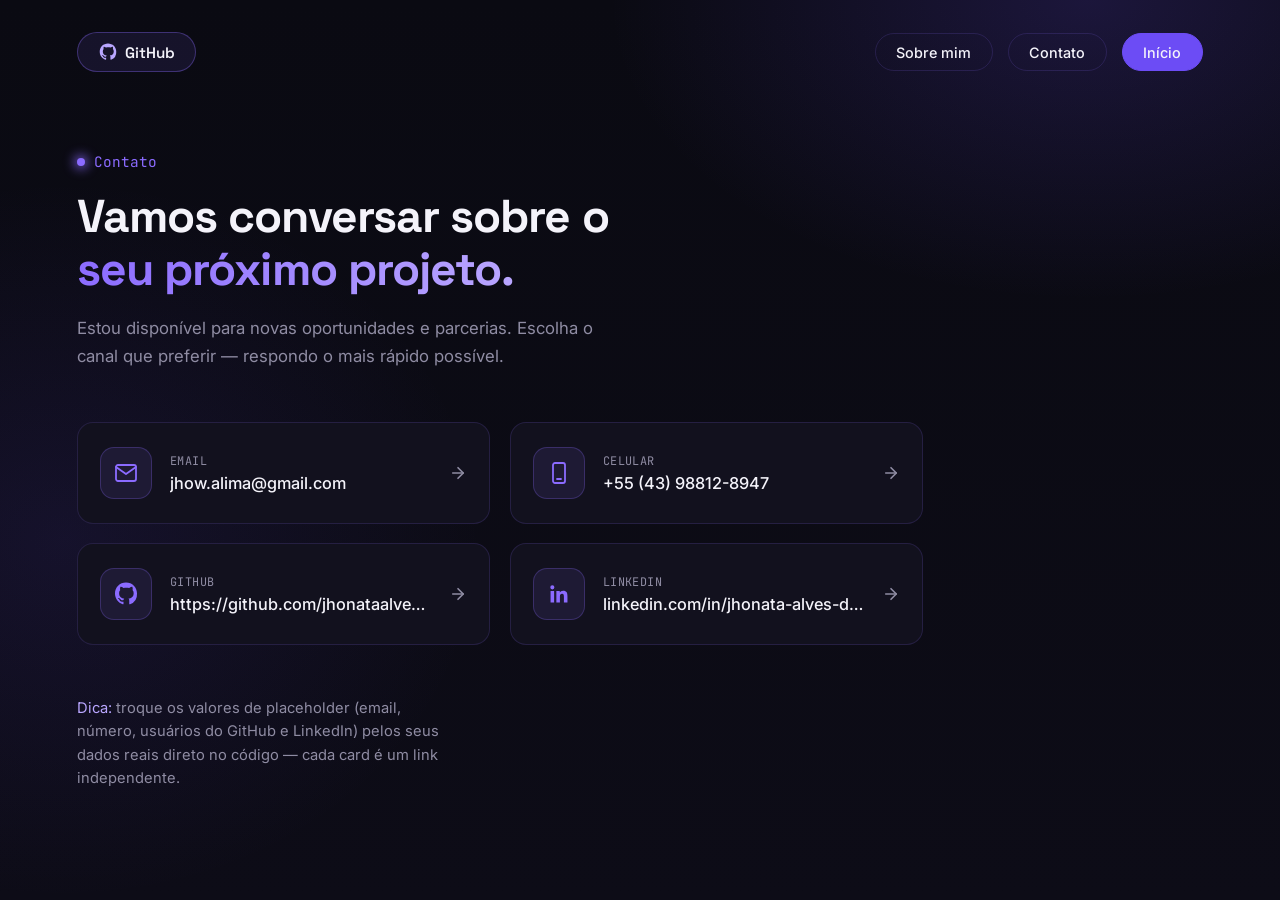
<file: contato.html>
<!DOCTYPE html>
<html lang="pt-BR">
<head>
<meta charset="UTF-8">
<meta name="viewport" content="width=device-width, initial-scale=1.0">
<title>Contato</title>
<link rel="preconnect" href="https://fonts.googleapis.com">
<link href="https://fonts.googleapis.com/css2?family=Space+Grotesk:wght@400;500;600;700&family=JetBrains+Mono:wght@400;500&family=Inter:wght@400;500;600&display=swap" rel="stylesheet">
<link rel="stylesheet" href="contato.css">
</head>
<body>

<div class="page">

  <nav>
    <a class="logo" href="https://github.com/" target="_blank" rel="noopener">
      <svg width="18" height="18" viewBox="0 0 24 24" fill="currentColor">
        <path d="M12 .5C5.73.5.98 5.24.98 11.52c0 5.02 3.26 9.27 7.77 10.77.57.1.78-.25.78-.55 0-.27-.01-1.16-.02-2.1-3.16.69-3.83-1.34-3.83-1.34-.52-1.31-1.26-1.66-1.26-1.66-1.03-.7.08-.69.08-.69 1.14.08 1.74 1.17 1.74 1.17 1.01 1.73 2.65 1.23 3.3.94.1-.73.4-1.23.72-1.51-2.52-.29-5.17-1.26-5.17-5.6 0-1.24.44-2.25 1.17-3.05-.12-.29-.51-1.45.11-3.02 0 0 .96-.31 3.15 1.16.91-.25 1.89-.38 2.86-.38.97 0 1.95.13 2.86.38 2.18-1.47 3.14-1.16 3.14-1.16.63 1.57.23 2.73.12 3.02.73.8 1.17 1.81 1.17 3.05 0 4.35-2.65 5.31-5.18 5.59.41.35.77 1.04.77 2.1 0 1.52-.01 2.74-.01 3.11 0 .3.2.66.79.55A11.03 11.03 0 0023.02 11.5C23.02 5.24 18.27.5 12 .5z"/>
      </svg>
      GitHub
    </a>

    <div class="nav-right">
      <a class="nav-btn ghost" href="hero.html#sobre">Sobre mim</a>
      <a class="nav-btn ghost" href="contato.html">Contato</a>
      <a class="nav-btn solid" href="hero.html">Início</a>
    </div>
  </nav>

  <header class="page-head">
    <div class="eyebrow">Contato</div>
    <h1>Vamos conversar sobre o <span class="accent">seu próximo projeto.</span></h1>
    <p class="page-desc">
      Estou disponível para novas oportunidades e parcerias. Escolha o
      canal que preferir — respondo o mais rápido possível.
    </p>
  </header>

  <div class="grid">

    <!-- Email -->
    <a class="contact-card" href="mailto:seuemail@exemplo.com">
      <div class="contact-icon">
        <svg viewBox="0 0 24 24" fill="none" stroke="currentColor" stroke-width="1.8" stroke-linecap="round" stroke-linejoin="round">
          <rect x="2" y="4" width="20" height="16" rx="2"></rect>
          <path d="M2 6l10 7 10-7"></path>
        </svg>
      </div>
      <div class="contact-info">
        <span class="contact-label">Email</span>
        <span class="contact-value">jhow.alima@gmail.com</span>
      </div>
      <svg class="contact-arrow" width="18" height="18" viewBox="0 0 24 24" fill="none" stroke="currentColor" stroke-width="2.2" stroke-linecap="round" stroke-linejoin="round">
        <line x1="5" y1="12" x2="19" y2="12"></line>
        <polyline points="12 5 19 12 12 19"></polyline>
      </svg>
    </a>

    <!-- Celular / WhatsApp -->
    <a class="contact-card" href="https://wa.me/5500000000000" target="_blank" rel="noopener">
      <div class="contact-icon">
        <svg viewBox="0 0 24 24" fill="none" stroke="currentColor" stroke-width="1.8" stroke-linecap="round" stroke-linejoin="round">
          <rect x="6" y="2" width="12" height="20" rx="2"></rect>
          <line x1="10" y1="18" x2="14" y2="18"></line>
        </svg>
      </div>
      <div class="contact-info">
        <span class="contact-label">Celular</span>
        <span class="contact-value">+55 (43) 98812-8947</span>
      </div>
      <svg class="contact-arrow" width="18" height="18" viewBox="0 0 24 24" fill="none" stroke="currentColor" stroke-width="2.2" stroke-linecap="round" stroke-linejoin="round">
        <line x1="5" y1="12" x2="19" y2="12"></line>
        <polyline points="12 5 19 12 12 19"></polyline>
      </svg>
    </a>

    <!-- GitHub -->
    <a class="contact-card" href="https://github.com/seu-usuario" target="_blank" rel="noopener">
      <div class="contact-icon">
        <svg viewBox="0 0 24 24" fill="currentColor">
          <path d="M12 .5C5.73.5.98 5.24.98 11.52c0 5.02 3.26 9.27 7.77 10.77.57.1.78-.25.78-.55 0-.27-.01-1.16-.02-2.1-3.16.69-3.83-1.34-3.83-1.34-.52-1.31-1.26-1.66-1.26-1.66-1.03-.7.08-.69.08-.69 1.14.08 1.74 1.17 1.74 1.17 1.01 1.73 2.65 1.23 3.3.94.1-.73.4-1.23.72-1.51-2.52-.29-5.17-1.26-5.17-5.6 0-1.24.44-2.25 1.17-3.05-.12-.29-.51-1.45.11-3.02 0 0 .96-.31 3.15 1.16.91-.25 1.89-.38 2.86-.38.97 0 1.95.13 2.86.38 2.18-1.47 3.14-1.16 3.14-1.16.63 1.57.23 2.73.12 3.02.73.8 1.17 1.81 1.17 3.05 0 4.35-2.65 5.31-5.18 5.59.41.35.77 1.04.77 2.1 0 1.52-.01 2.74-.01 3.11 0 .3.2.66.79.55A11.03 11.03 0 0023.02 11.5C23.02 5.24 18.27.5 12 .5z"/>
        </svg>
      </div>
      <div class="contact-info">
        <span class="contact-label">GitHub</span>
        <span class="contact-value">https://github.com/jhonataalveslima-star</span>
      </div>
      <svg class="contact-arrow" width="18" height="18" viewBox="0 0 24 24" fill="none" stroke="currentColor" stroke-width="2.2" stroke-linecap="round" stroke-linejoin="round">
        <line x1="5" y1="12" x2="19" y2="12"></line>
        <polyline points="12 5 19 12 12 19"></polyline>
      </svg>
    </a>

    <!-- LinkedIn -->
    <a class="contact-card" href="https://www.linkedin.com/in/jhonata-alves-de-lima-3a5605305/" target="_blank" rel="noopener">
      <div class="contact-icon">
        <svg viewBox="0 0 24 24" fill="currentColor">
          <path d="M20.45 20.45h-3.55v-5.57c0-1.33-.02-3.04-1.85-3.04-1.85 0-2.14 1.45-2.14 2.94v5.67H9.36V9h3.41v1.56h.05c.47-.9 1.63-1.85 3.36-1.85 3.6 0 4.27 2.37 4.27 5.45v6.29zM5.34 7.43a2.06 2.06 0 110-4.12 2.06 2.06 0 010 4.12zM7.11 20.45H3.56V9h3.55v11.45z"/>
        </svg>
      </div>
      <div class="contact-info">
        <span class="contact-label">LinkedIn</span>
        <span class="contact-value">linkedin.com/in/jhonata-alves-de-lima</span>
      </div>
      <svg class="contact-arrow" width="18" height="18" viewBox="0 0 24 24" fill="none" stroke="currentColor" stroke-width="2.2" stroke-linecap="round" stroke-linejoin="round">
        <line x1="5" y1="12" x2="19" y2="12"></line>
        <polyline points="12 5 19 12 12 19"></polyline>
      </svg>
    </a>

  </div>

  <p class="foot-note">
    <span>Dica:</span> troque os valores de placeholder (email, número, usuários
    do GitHub e LinkedIn) pelos seus dados reais direto no código — cada card
    é um link independente.
  </p>

</div>

<script src="contato.js"></script>

</body>
</html>
</file>
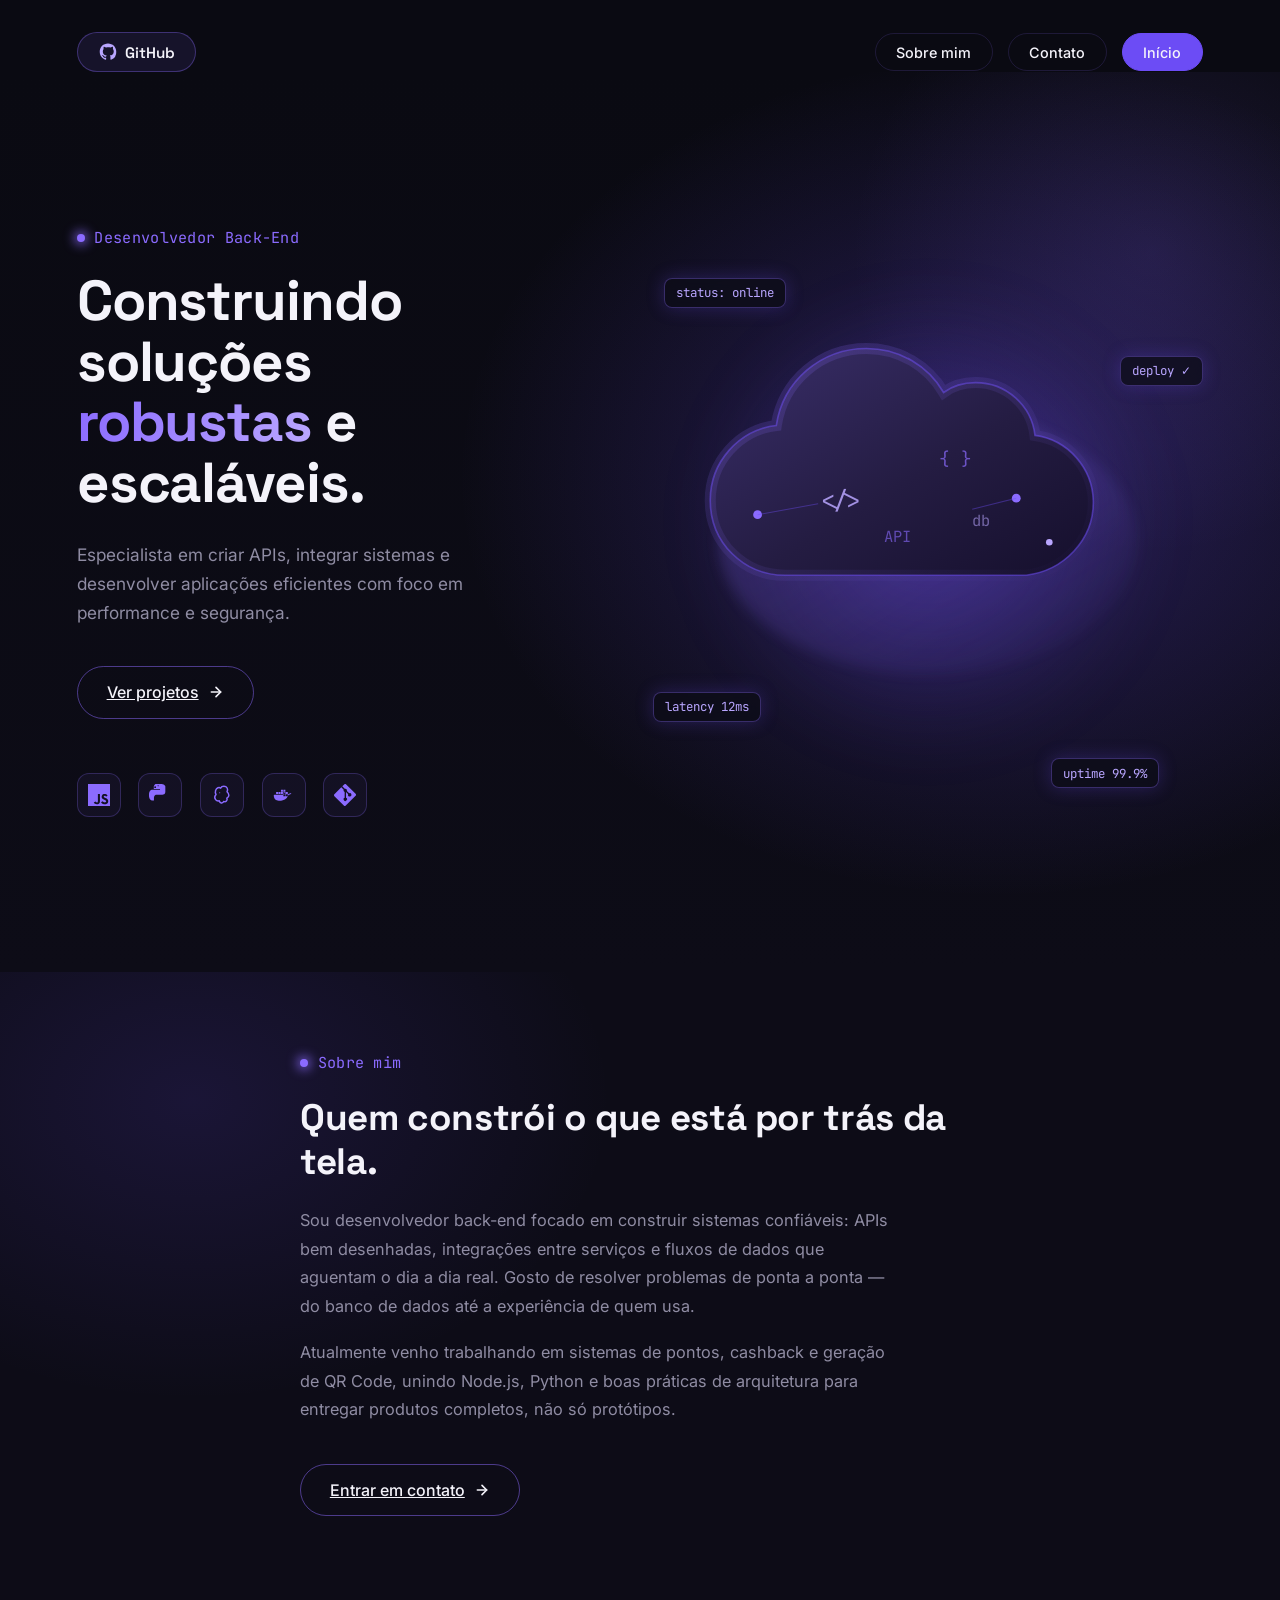
<file: hero.html>
<!DOCTYPE html>
<html lang="pt-BR">
<head>
<meta charset="UTF-8">
<meta name="viewport" content="width=device-width, initial-scale=1.0">
<title>Desenvolvedor Back-End</title>
<link rel="preconnect" href="https://fonts.googleapis.com">
<link href="https://fonts.googleapis.com/css2?family=Space+Grotesk:wght@400;500;600;700&family=JetBrains+Mono:wght@400;500&family=Inter:wght@400;500&display=swap" rel="stylesheet">
<link rel="stylesheet" href="hero.css">
</head>
<body>

<nav>
  <a class="logo" href="https://github.com/" target="_blank" rel="noopener">
    <svg width="18" height="18" viewBox="0 0 24 24" fill="currentColor">
      <path d="M12 .5C5.73.5.98 5.24.98 11.52c0 5.02 3.26 9.27 7.77 10.77.57.1.78-.25.78-.55 0-.27-.01-1.16-.02-2.1-3.16.69-3.83-1.34-3.83-1.34-.52-1.31-1.26-1.66-1.26-1.66-1.03-.7.08-.69.08-.69 1.14.08 1.74 1.17 1.74 1.17 1.01 1.73 2.65 1.23 3.3.94.1-.73.4-1.23.72-1.51-2.52-.29-5.17-1.26-5.17-5.6 0-1.24.44-2.25 1.17-3.05-.12-.29-.51-1.45.11-3.02 0 0 .96-.31 3.15 1.16.91-.25 1.89-.38 2.86-.38.97 0 1.95.13 2.86.38 2.18-1.47 3.14-1.16 3.14-1.16.63 1.57.23 2.73.12 3.02.73.8 1.17 1.81 1.17 3.05 0 4.35-2.65 5.31-5.18 5.59.41.35.77 1.04.77 2.1 0 1.52-.01 2.74-.01 3.11 0 .3.2.66.79.55A11.03 11.03 0 0023.02 11.5C23.02 5.24 18.27.5 12 .5z"/>
    </svg>
    GitHub
  </a>

  <div class="nav-right">
    <a class="nav-btn ghost" href="#sobre">Sobre mim</a>
    <a class="nav-btn ghost" href="contato.html">Contato</a>
    <a class="nav-btn solid" href="hero.html">Início</a>
  </div>
</nav>

<section class="hero">

  <div class="content">
    <div class="eyebrow">Desenvolvedor Back-End</div>

    <h1>Construindo soluções<br><span class="accent">robustas</span> e escaláveis.</h1>

    <p class="desc">
      Especialista em criar APIs, integrar sistemas e desenvolver aplicações
      eficientes com foco em performance e segurança.
    </p>

    <a class="cta" href="projetos.html">
      Ver projetos
      <svg width="16" height="16" viewBox="0 0 24 24" fill="none" stroke="currentColor" stroke-width="2.4" stroke-linecap="round" stroke-linejoin="round">
        <line x1="5" y1="12" x2="19" y2="12"></line>
        <polyline points="12 5 19 12 12 19"></polyline>
      </svg>
    </a>

    <div class="stack">
      <!-- JS -->
      <div class="stack-icon" title="JavaScript">
        <svg viewBox="0 0 24 24" fill="currentColor"><path d="M0 0h24v24H0V0zm22.034 18.276c-.175-1.095-.888-2.015-3.003-2.873-.736-.345-1.554-.585-1.797-1.14-.091-.33-.105-.51-.046-.705.15-.646.915-.84 1.515-.66.39.12.75.42.976.9 1.034-.676 1.034-.676 1.755-1.125-.27-.42-.404-.601-.586-.78-.63-.705-1.469-1.065-2.834-1.034l-.705.089c-.676.165-1.32.525-1.71 1.005-1.14 1.291-.811 3.541.569 4.471 1.365 1.02 3.361 1.244 3.616 2.205.24 1.17-.87 1.545-1.966 1.41-.811-.148-1.26-.55-1.755-1.259l-1.83 1.051c.21.48.45.689.81 1.109 1.74 1.756 6.09 1.666 6.871-1.004.03-.09.24-.705.074-1.65l.03.03zm-8.983-7.245h-2.248c0 1.938-.009 3.864-.009 5.805 0 1.232.063 2.363-.138 2.711-.33.689-1.18.601-1.566.48-.396-.196-.597-.466-.83-.855-.063-.105-.11-.196-.127-.196l-1.825 1.125c.305.63.75 1.184 1.318 1.544.85.51 1.995.675 3.196.405.78-.226 1.454-.691 1.809-1.41.51-.9.402-2.005.397-3.245.012-1.995 0-3.99 0-6z"/></svg>
      </div>
      <!-- Python -->
      <div class="stack-icon" title="Python">
        <svg viewBox="0 0 24 24" fill="currentColor"><path d="M14.25.18l.9.2.73.26.59.3.45.32.34.34.25.34.16.33.1.3.04.26.02.2-.01.13V8.5l-.05.63-.13.55-.21.46-.26.38-.3.31-.33.25-.35.19-.35.14-.33.1-.3.07-.26.04-.21.02H8.77l-.69.05-.59.14-.5.22-.41.27-.33.32-.27.35-.2.36-.15.37-.1.35-.07.32-.04.27-.02.21v3.06H3.17l-.21-.03-.28-.07-.32-.12-.35-.18-.36-.26-.36-.36-.35-.46-.32-.59-.28-.73-.21-.88-.14-1.05-.05-1.23.06-1.22.16-1.04.24-.87.32-.71.36-.57.4-.44.42-.33.42-.24.4-.16.36-.1.32-.05.24-.01h.16l.06.01h8.16v-.82H5.24l-.01-2.06-.02-.28.05-.5.13-.5.21-.48.27-.44.31-.39.36-.35.4-.31.42-.27.43-.23.4-.2.36-.15.32-.12.27-.09.21-.06.14-.04.09-.01.13-.03h6.94zM9.51 1.4l-.03.05-.02.06-.02.06v.01l-.02.06v.04l-.01.05v.13l.02.06.03.06.02.07.03.07.05.07.05.07.06.06.05.05.06.05.06.03.05.03.06.02.06.01h.05l.06-.01.06-.02.05-.03.06-.03.06-.05.05-.05.06-.06.05-.07.05-.07.03-.07.02-.06.01-.06v-.13l-.01-.05v-.04l-.02-.06v-.01l-.02-.06-.03-.05-.72-.05zM6.7 2.5a.98.98 0 100 1.96.98.98 0 000-1.96z"/></svg>
      </div>
      <!-- PostgreSQL (elephant) -->
      <div class="stack-icon" title="PostgreSQL">
        <svg viewBox="0 0 24 24" fill="none" stroke="currentColor" stroke-width="1.6" stroke-linecap="round" stroke-linejoin="round"><path d="M17.5 8.5c1.5-3 0-6-3.5-6-2 0-3 1-3.5 2C9 3 6 4 5 7c-.7 2 0 3.5.5 4.5C4 13 3.5 15 5 17c1 1.3 2.7 1.7 4 1.3.3 1 1 2.2 2.2 2.4 1.3.2 2.3-.5 2.6-1.7.9.4 2.2.4 3-.4 1-1 .9-2.3.4-3.1 1.3-.5 2.3-1.7 2.3-3.2 0-1.7-1-2.8-2-3.8z"/><circle cx="9.5" cy="9.5" r=".6" fill="currentColor" stroke="none"/></svg>
      </div>
      <!-- Docker -->
      <div class="stack-icon" title="Docker">
        <svg viewBox="0 0 24 24" fill="currentColor"><path d="M13.98 11.06h2.19v-2.2h-2.19v2.2zm-2.65-4.85h2.19v2.2h-2.19v-2.2zm0 2.42h2.19v2.2h-2.19v-2.2zm-2.66 0h2.2v2.2h-2.2v-2.2zm-2.65 0h2.2v2.2h-2.2v-2.2zm-2.65 0h2.19v2.2H3.37v-2.2zm5.3-2.42h2.2v2.2h-2.2v-2.2zm2.66 4.85h2.19v2.2h-2.19v-2.2zm2.65 0h2.19v2.2h-2.19v-2.2zm2.72-.02c-.13-.1-1.31-.99-3.81-.64-.19-1.3-1.2-1.94-1.24-1.97l-.25-.14-.16.24c-.21.31-.36.66-.44 1.02-.16.68-.06 1.32.29 1.87-.43.24-1.13.3-1.28.3H1.36a.53.53 0 00-.53.53c-.02 1 .16 2.01.55 2.94.44 1.03 1.1 1.79 1.94 2.24.94.5 2.48.79 4.22.79.77 0 1.55-.06 2.32-.19a9.8 9.8 0 003.05-1.08 8.42 8.42 0 002.07-1.7c1-1.13 1.59-2.4 2.02-3.53h.18c1.08 0 1.75-.44 2.11-.8.24-.24.43-.53.57-.87l.08-.2-.19-.14z"/></svg>
      </div>
      <!-- Git -->
      <div class="stack-icon" title="Git">
        <svg viewBox="0 0 24 24" fill="currentColor"><path d="M23.55 10.7L13.3.44a1.53 1.53 0 00-2.16 0L9.06 2.53l2.66 2.66a1.82 1.82 0 012.3 2.32l2.56 2.56a1.82 1.82 0 11-1.08 1.05l-2.39-2.4v6.3a1.82 1.82 0 11-1.5-.02V8.61a1.82 1.82 0 01-.99-2.39L7.98 3.6.44 11.14a1.53 1.53 0 000 2.16l10.25 10.26a1.53 1.53 0 002.16 0l10.7-10.7a1.53 1.53 0 000-2.16z"/></svg>
      </div>
    </div>
  </div>

  <div class="scene">
    <div class="cloud-wrap">
      <div class="glow-ring"></div>

      <svg class="cloud-svg" viewBox="0 0 500 500" xmlns="http://www.w3.org/2000/svg">
        <defs>
          <linearGradient id="cloudBody" x1="0%" y1="0%" x2="100%" y2="100%">
            <stop offset="0%" stop-color="#3a2f6b"/>
            <stop offset="55%" stop-color="#241c42"/>
            <stop offset="100%" stop-color="#150f2c"/>
          </linearGradient>
          <linearGradient id="cloudHighlight" x1="0%" y1="0%" x2="100%" y2="100%">
            <stop offset="0%" stop-color="#8b6bff" stop-opacity="0.55"/>
            <stop offset="100%" stop-color="#8b6bff" stop-opacity="0"/>
          </linearGradient>
          <filter id="softBlur" x="-50%" y="-50%" width="200%" height="200%">
            <feGaussianBlur stdDeviation="6"/>
          </filter>
        </defs>

        <!-- ambient backdrop puffs -->
        <ellipse cx="250" cy="270" rx="190" ry="120" fill="url(#cloudHighlight)" filter="url(#softBlur)" opacity="0.5"/>

        <!-- main cloud shape -->
        <g>
          <path d="M120 300
                   c-38 0-68-30-68-68
                   c0-35 26-64 60-68
                   c6-40 40-70 82-70
                   c30 0 56 16 70 40
                   c8-6 18-9 29-9
                   c28 0 51 21 54 48
                   c30 4 53 30 53 61
                   c0 34-27 62-61 66
                   z"
                fill="url(#cloudBody)"
                stroke="#6c4cf5" stroke-opacity="0.5" stroke-width="1.5"/>

          <path d="M120 300
                   c-38 0-68-30-68-68
                   c0-35 26-64 60-68
                   c6-40 40-70 82-70
                   c30 0 56 16 70 40
                   c8-6 18-9 29-9
                   c28 0 51 21 54 48
                   c30 4 53 30 53 61
                   c0 34-27 62-61 66
                   z"
                fill="none"
                stroke="url(#cloudHighlight)" stroke-width="10" opacity="0.4"/>
        </g>

        <!-- code glyphs drifting inside the cloud -->
        <text x="150" y="240" font-family="JetBrains Mono, monospace" font-size="22" fill="#b9a6ff" opacity="0.85">&lt;/&gt;</text>
        <text x="260" y="200" font-family="JetBrains Mono, monospace" font-size="16" fill="#8b6bff" opacity="0.7">{ }</text>
        <text x="210" y="270" font-family="JetBrains Mono, monospace" font-size="14" fill="#8b6bff" opacity="0.6">API</text>
        <text x="290" y="255" font-family="JetBrains Mono, monospace" font-size="14" fill="#b9a6ff" opacity="0.55">db</text>

        <!-- small connector dots suggesting network nodes -->
        <circle cx="95" cy="245" r="4" fill="#8b6bff"/>
        <circle cx="330" cy="230" r="4" fill="#8b6bff"/>
        <circle cx="360" cy="270" r="3" fill="#b9a6ff"/>
        <line x1="95" y1="245" x2="150" y2="235" stroke="#6c4cf5" stroke-width="1" opacity="0.4"/>
        <line x1="330" y1="230" x2="290" y2="240" stroke="#6c4cf5" stroke-width="1" opacity="0.4"/>
      </svg>

      <div class="node node-1">status: online</div>
      <div class="node node-2">deploy ✓</div>
      <div class="node node-3">latency 12ms</div>
      <div class="node node-4">uptime 99.9%</div>

      <div class="drop"></div>
      <div class="drop"></div>
      <div class="drop"></div>
    </div>
  </div>

</section>

<section class="about" id="sobre">
  <div class="about-inner">
    <div class="eyebrow">Sobre mim</div>
    <h2>Quem constrói o que está <span class="accent">por trás da tela.</span></h2>
    <p class="about-text">
      Sou desenvolvedor back-end focado em construir sistemas confiáveis:
      APIs bem desenhadas, integrações entre serviços e fluxos de dados que
      aguentam o dia a dia real. Gosto de resolver problemas de ponta a
      ponta — do banco de dados até a experiência de quem usa.
    </p>
    <p class="about-text">
      Atualmente venho trabalhando em sistemas de pontos, cashback e
      geração de QR Code, unindo Node.js, Python e boas práticas de
      arquitetura para entregar produtos completos, não só protótipos.
    </p>
    <a class="cta" href="contato.html">
      Entrar em contato
      <svg width="16" height="16" viewBox="0 0 24 24" fill="none" stroke="currentColor" stroke-width="2.4" stroke-linecap="round" stroke-linejoin="round">
        <line x1="5" y1="12" x2="19" y2="12"></line>
        <polyline points="12 5 19 12 12 19"></polyline>
      </svg>
    </a>
  </div>
</section>

</body>
</html>
</file>
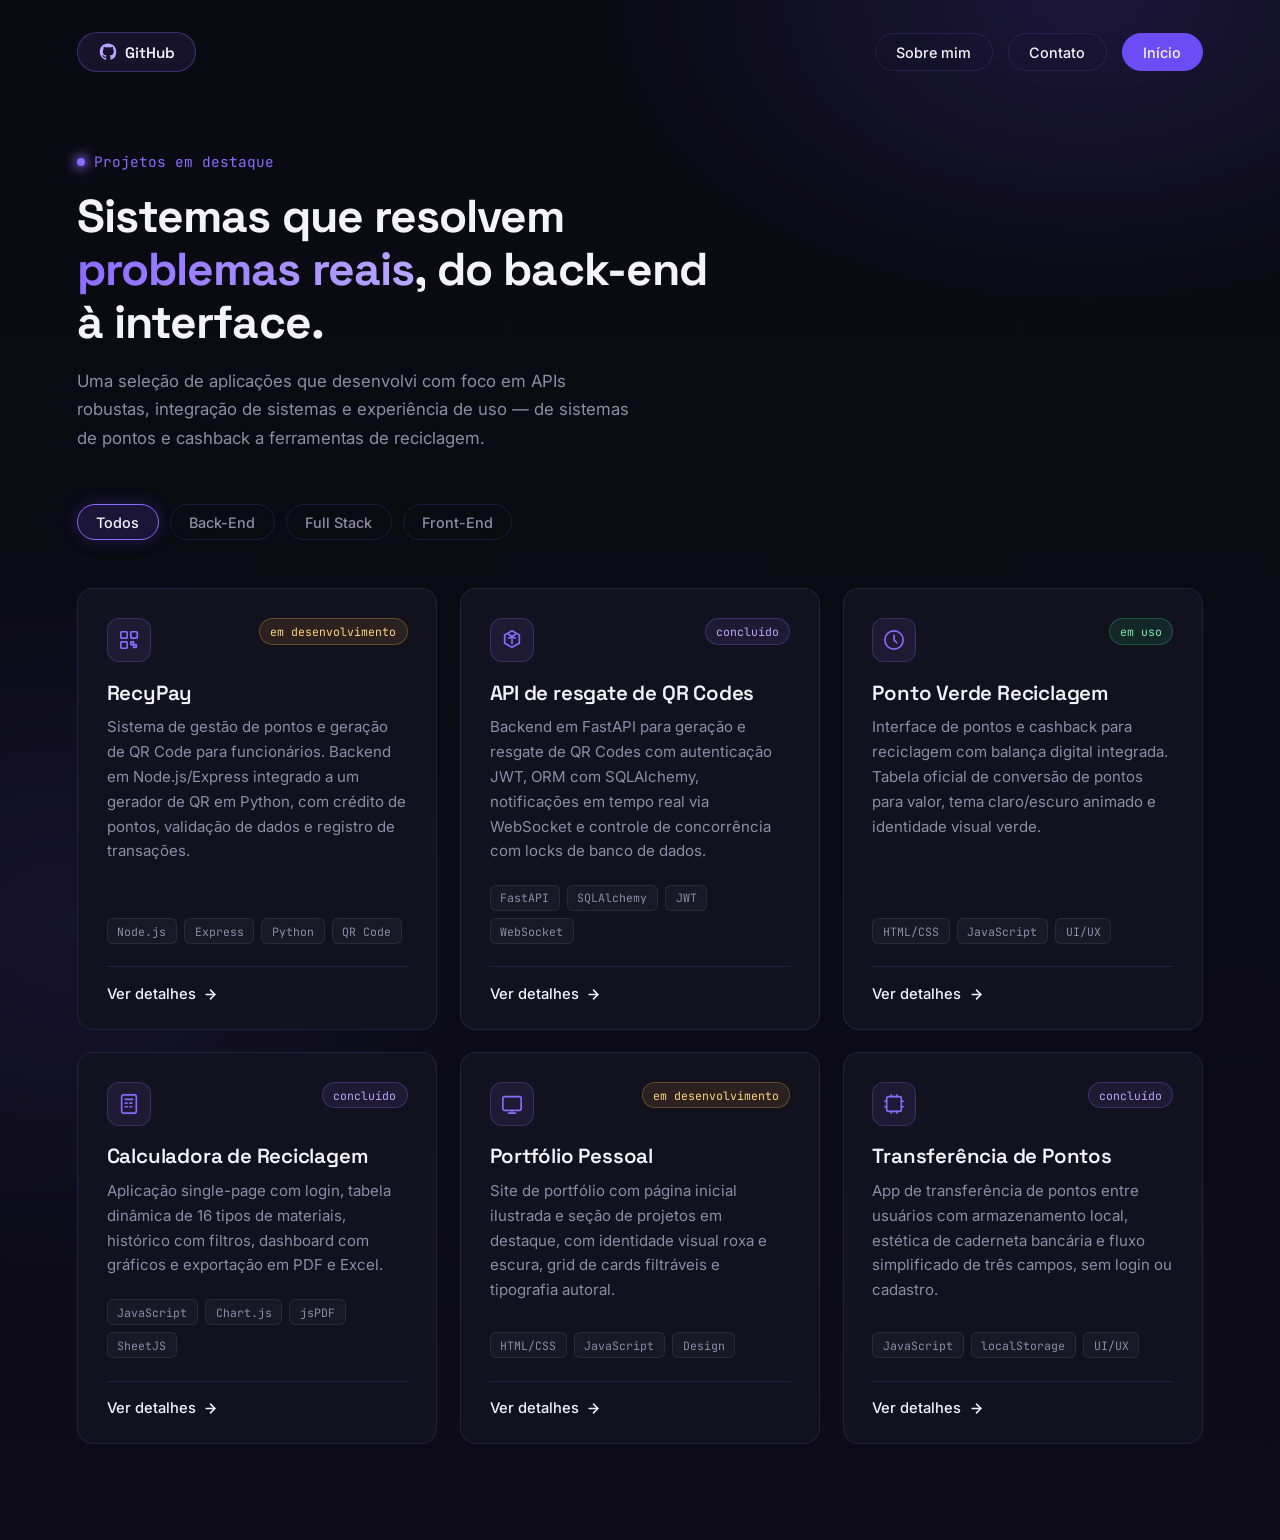
<file: projetos.html>
<!DOCTYPE html>
<html lang="pt-BR">
<head>
<meta charset="UTF-8">
<meta name="viewport" content="width=device-width, initial-scale=1.0">
<title>Projetos</title>
<link rel="preconnect" href="https://fonts.googleapis.com">
<link href="https://fonts.googleapis.com/css2?family=Space+Grotesk:wght@400;500;600;700&family=JetBrains+Mono:wght@400;500&family=Inter:wght@400;500;600&display=swap" rel="stylesheet">
<link rel="stylesheet" href="projetos.css">
</head>
<body>

<div class="page">

  <nav>
    <a class="logo" href="https://github.com/" target="_blank" rel="noopener">
      <svg width="18" height="18" viewBox="0 0 24 24" fill="currentColor">
        <path d="M12 .5C5.73.5.98 5.24.98 11.52c0 5.02 3.26 9.27 7.77 10.77.57.1.78-.25.78-.55 0-.27-.01-1.16-.02-2.1-3.16.69-3.83-1.34-3.83-1.34-.52-1.31-1.26-1.66-1.26-1.66-1.03-.7.08-.69.08-.69 1.14.08 1.74 1.17 1.74 1.17 1.01 1.73 2.65 1.23 3.3.94.1-.73.4-1.23.72-1.51-2.52-.29-5.17-1.26-5.17-5.6 0-1.24.44-2.25 1.17-3.05-.12-.29-.51-1.45.11-3.02 0 0 .96-.31 3.15 1.16.91-.25 1.89-.38 2.86-.38.97 0 1.95.13 2.86.38 2.18-1.47 3.14-1.16 3.14-1.16.63 1.57.23 2.73.12 3.02.73.8 1.17 1.81 1.17 3.05 0 4.35-2.65 5.31-5.18 5.59.41.35.77 1.04.77 2.1 0 1.52-.01 2.74-.01 3.11 0 .3.2.66.79.55A11.03 11.03 0 0023.02 11.5C23.02 5.24 18.27.5 12 .5z"/>
      </svg>
      GitHub
    </a>

    <div class="nav-right">
      <a class="nav-btn ghost" href="hero.html#sobre">Sobre mim</a>
      <a class="nav-btn ghost" href="contato.html">Contato</a>
      <a class="nav-btn solid" href="hero.html">Início</a>
    </div>
  </nav>

  <header class="page-head">
    <div class="eyebrow">Projetos em destaque</div>
    <h1>Sistemas que resolvem <span class="accent">problemas reais</span>, do back-end à interface.</h1>
    <p class="page-desc">
      Uma seleção de aplicações que desenvolvi com foco em APIs robustas,
      integração de sistemas e experiência de uso — de sistemas de pontos
      e cashback a ferramentas de reciclagem.
    </p>
  </header>

  <div class="filters">
    <button class="filter-btn active" data-filter="todos">Todos</button>
    <button class="filter-btn" data-filter="backend">Back-End</button>
    <button class="filter-btn" data-filter="fullstack">Full Stack</button>
    <button class="filter-btn" data-filter="frontend">Front-End</button>
  </div>

  <div class="grid" id="grid">

    <!-- RecyPay -->
    <div class="card" data-cat="fullstack">
      <div class="card-top">
        <div class="card-icon">
          <svg viewBox="0 0 24 24" fill="none" stroke="currentColor" stroke-width="1.8" stroke-linecap="round" stroke-linejoin="round">
            <rect x="3" y="3" width="7" height="7" rx="1"></rect>
            <rect x="14" y="3" width="7" height="7" rx="1"></rect>
            <rect x="3" y="14" width="7" height="7" rx="1"></rect>
            <path d="M14 14h3v3h3v3h-3v-3h-3z"></path>
          </svg>
        </div>
        <span class="status-pill progress">em desenvolvimento</span>
      </div>
      <h3>RecyPay</h3>
      <p>
        Sistema de gestão de pontos e geração de QR Code para funcionários.
        Backend em Node.js/Express integrado a um gerador de QR em Python,
        com crédito de pontos, validação de dados e registro de transações.
      </p>
      <div class="tags">
        <span class="tag">Node.js</span>
        <span class="tag">Express</span>
        <span class="tag">Python</span>
        <span class="tag">QR Code</span>
      </div>
      <a class="card-link" href="#">
        Ver detalhes
        <svg width="15" height="15" viewBox="0 0 24 24" fill="none" stroke="currentColor" stroke-width="2.4" stroke-linecap="round" stroke-linejoin="round">
          <line x1="5" y1="12" x2="19" y2="12"></line>
          <polyline points="12 5 19 12 12 19"></polyline>
        </svg>
      </a>
    </div>

    <!-- FastAPI QR backend -->
    <div class="card" data-cat="backend">
      <div class="card-top">
        <div class="card-icon">
          <svg viewBox="0 0 24 24" fill="none" stroke="currentColor" stroke-width="1.8" stroke-linecap="round" stroke-linejoin="round">
            <path d="M12 2l8 4.5v9L12 20l-8-4.5v-9L12 2z"></path>
            <path d="M12 8v8"></path>
            <path d="M8.5 6l7 4"></path>
            <path d="M15.5 6l-7 4"></path>
          </svg>
        </div>
        <span class="status-pill done">concluído</span>
      </div>
      <h3>API de resgate de QR Codes</h3>
      <p>
        Backend em FastAPI para geração e resgate de QR Codes com autenticação
        JWT, ORM com SQLAlchemy, notificações em tempo real via WebSocket e
        controle de concorrência com locks de banco de dados.
      </p>
      <div class="tags">
        <span class="tag">FastAPI</span>
        <span class="tag">SQLAlchemy</span>
        <span class="tag">JWT</span>
        <span class="tag">WebSocket</span>
      </div>
      <a class="card-link" href="#">
        Ver detalhes
        <svg width="15" height="15" viewBox="0 0 24 24" fill="none" stroke="currentColor" stroke-width="2.4" stroke-linecap="round" stroke-linejoin="round">
          <line x1="5" y1="12" x2="19" y2="12"></line>
          <polyline points="12 5 19 12 12 19"></polyline>
        </svg>
      </a>
    </div>

    <!-- Ponto Verde -->
    <div class="card" data-cat="frontend">
      <div class="card-top">
        <div class="card-icon">
          <svg viewBox="0 0 24 24" fill="none" stroke="currentColor" stroke-width="1.8" stroke-linecap="round" stroke-linejoin="round">
            <path d="M12 2a10 10 0 100 20 10 10 0 000-20z"></path>
            <path d="M12 7v5l3 3"></path>
          </svg>
        </div>
        <span class="status-pill live">em uso</span>
      </div>
      <h3>Ponto Verde Reciclagem</h3>
      <p>
        Interface de pontos e cashback para reciclagem com balança digital
        integrada. Tabela oficial de conversão de pontos para valor, tema
        claro/escuro animado e identidade visual verde.
      </p>
      <div class="tags">
        <span class="tag">HTML/CSS</span>
        <span class="tag">JavaScript</span>
        <span class="tag">UI/UX</span>
      </div>
      <a class="card-link" href="#">
        Ver detalhes
        <svg width="15" height="15" viewBox="0 0 24 24" fill="none" stroke="currentColor" stroke-width="2.4" stroke-linecap="round" stroke-linejoin="round">
          <line x1="5" y1="12" x2="19" y2="12"></line>
          <polyline points="12 5 19 12 12 19"></polyline>
        </svg>
      </a>
    </div>

    <!-- Calculadora de reciclagem -->
    <div class="card" data-cat="fullstack">
      <div class="card-top">
        <div class="card-icon">
          <svg viewBox="0 0 24 24" fill="none" stroke="currentColor" stroke-width="1.8" stroke-linecap="round" stroke-linejoin="round">
            <rect x="4" y="2" width="16" height="20" rx="2"></rect>
            <line x1="8" y1="7" x2="16" y2="7"></line>
            <line x1="8" y1="11" x2="10" y2="11"></line>
            <line x1="13" y1="11" x2="15" y2="11"></line>
            <line x1="8" y1="15" x2="10" y2="15"></line>
            <line x1="13" y1="15" x2="15" y2="15"></line>
          </svg>
        </div>
        <span class="status-pill done">concluído</span>
      </div>
      <h3>Calculadora de Reciclagem</h3>
      <p>
        Aplicação single-page com login, tabela dinâmica de 16 tipos de
        materiais, histórico com filtros, dashboard com gráficos e
        exportação em PDF e Excel.
      </p>
      <div class="tags">
        <span class="tag">JavaScript</span>
        <span class="tag">Chart.js</span>
        <span class="tag">jsPDF</span>
        <span class="tag">SheetJS</span>
      </div>
      <a class="card-link" href="#">
        Ver detalhes
        <svg width="15" height="15" viewBox="0 0 24 24" fill="none" stroke="currentColor" stroke-width="2.4" stroke-linecap="round" stroke-linejoin="round">
          <line x1="5" y1="12" x2="19" y2="12"></line>
          <polyline points="12 5 19 12 12 19"></polyline>
        </svg>
      </a>
    </div>

    <!-- Portfólio -->
    <div class="card" data-cat="frontend">
      <div class="card-top">
        <div class="card-icon">
          <svg viewBox="0 0 24 24" fill="none" stroke="currentColor" stroke-width="1.8" stroke-linecap="round" stroke-linejoin="round">
            <rect x="2" y="4" width="20" height="15" rx="2"></rect>
            <line x1="8" y1="22" x2="16" y2="22"></line>
            <line x1="12" y1="19" x2="12" y2="22"></line>
          </svg>
        </div>
        <span class="status-pill progress">em desenvolvimento</span>
      </div>
      <h3>Portfólio Pessoal</h3>
      <p>
        Site de portfólio com página inicial ilustrada e seção de projetos
        em destaque, com identidade visual roxa e escura, grid de cards
        filtráveis e tipografia autoral.
      </p>
      <div class="tags">
        <span class="tag">HTML/CSS</span>
        <span class="tag">JavaScript</span>
        <span class="tag">Design</span>
      </div>
      <a class="card-link" href="#">
        Ver detalhes
        <svg width="15" height="15" viewBox="0 0 24 24" fill="none" stroke="currentColor" stroke-width="2.4" stroke-linecap="round" stroke-linejoin="round">
          <line x1="5" y1="12" x2="19" y2="12"></line>
          <polyline points="12 5 19 12 12 19"></polyline>
        </svg>
      </a>
    </div>

    <!-- Diagnóstico Hardware (bonus / backend-adjacent tooling) -->
    <div class="card" data-cat="backend">
      <div class="card-top">
        <div class="card-icon">
          <svg viewBox="0 0 24 24" fill="none" stroke="currentColor" stroke-width="1.8" stroke-linecap="round" stroke-linejoin="round">
            <rect x="4" y="4" width="16" height="16" rx="2"></rect>
            <path d="M9 2v2"></path><path d="M15 2v2"></path>
            <path d="M9 20v2"></path><path d="M15 20v2"></path>
            <path d="M2 9h2"></path><path d="M2 15h2"></path>
            <path d="M20 9h2"></path><path d="M20 15h2"></path>
          </svg>
        </div>
        <span class="status-pill done">concluído</span>
      </div>
      <h3>Transferência de Pontos</h3>
      <p>
        App de transferência de pontos entre usuários com armazenamento
        local, estética de caderneta bancária e fluxo simplificado de
        três campos, sem login ou cadastro.
      </p>
      <div class="tags">
        <span class="tag">JavaScript</span>
        <span class="tag">localStorage</span>
        <span class="tag">UI/UX</span>
      </div>
      <a class="card-link" href="#">
        Ver detalhes
        <svg width="15" height="15" viewBox="0 0 24 24" fill="none" stroke="currentColor" stroke-width="2.4" stroke-linecap="round" stroke-linejoin="round">
          <line x1="5" y1="12" x2="19" y2="12"></line>
          <polyline points="12 5 19 12 12 19"></polyline>
        </svg>
      </a>
    </div>

  </div>
</div>

<script src="projetos.js"></script>

</body>
</html>
</file>
<file: contato.css>
:root{
  --bg:#0a0a12;
  --bg-2:#0d0c17;
  --card:#12111e;
  --violet:#6c4cf5;
  --violet-2:#8b6bff;
  --lilac:#b9a6ff;
  --text-dim:#8f8ca3;
  --white:#f4f3fa;
  --border:rgba(139,107,255,0.16);
}

*{margin:0;padding:0;box-sizing:border-box;}

body{
  background:var(--bg);
  font-family:'Inter',sans-serif;
  color:var(--white);
  min-height:100vh;
}

.page{
  position:relative;
  background:
    radial-gradient(ellipse 800px 500px at 85% 0%, rgba(108,76,245,0.18), transparent 60%),
    radial-gradient(ellipse 700px 600px at 5% 60%, rgba(108,76,245,0.10), transparent 60%),
    linear-gradient(180deg, var(--bg) 0%, var(--bg-2) 100%);
  min-height:100vh;
  padding-bottom:6rem;
}

/* ---------- NAV ---------- */
nav{
  display:flex;
  align-items:center;
  justify-content:space-between;
  padding:2rem 6vw 0;
  flex-wrap:wrap;
  gap:0.8rem;
}

.logo{
  display:inline-flex;
  align-items:center;
  gap:0.55rem;
  font-family:'Space Grotesk', sans-serif;
  font-weight:600;
  font-size:0.95rem;
  letter-spacing:-0.01em;
  color:var(--white);
  text-decoration:none;
  background:rgba(139,107,255,0.10);
  border:1px solid rgba(139,107,255,0.35);
  padding:0.6rem 1.3rem;
  border-radius:999px;
  transition:all 0.2s ease;
}
.logo:hover{
  background:rgba(139,107,255,0.22);
  border-color:var(--violet-2);
  box-shadow:0 0 18px 0 rgba(108,76,245,0.4);
  transform:translateY(-1px);
}
.logo svg{ color:var(--lilac); flex-shrink:0; }

.nav-right{
  display:flex;
  align-items:center;
  gap:0.9rem;
}

.nav-btn{
  font-family:'Inter',sans-serif;
  font-size:0.9rem;
  font-weight:500;
  text-decoration:none;
  padding:0.6rem 1.3rem;
  border-radius:999px;
  transition:all 0.2s ease;
  white-space:nowrap;
}
.nav-btn.ghost{
  color:var(--white);
  border:1px solid var(--border);
  background:transparent;
}
.nav-btn.ghost:hover{
  border-color:rgba(139,107,255,0.45);
  background:rgba(108,76,245,0.08);
}
.nav-btn.solid{
  color:var(--white);
  background:var(--violet);
  border:1px solid var(--violet);
}
.nav-btn.solid:hover{
  background:var(--violet-2);
  border-color:var(--violet-2);
  box-shadow:0 0 18px 0 rgba(108,76,245,0.4);
}

/* ---------- HEADER ---------- */
header.page-head{
  padding:5rem 6vw 3.2rem;
  max-width:760px;
}

.eyebrow{
  font-family:'JetBrains Mono', monospace;
  font-size:0.9rem;
  color:var(--violet-2);
  margin-bottom:1.2rem;
  display:flex;
  align-items:center;
  gap:0.6rem;
}
.eyebrow::before{
  content:'';
  width:8px; height:8px;
  border-radius:50%;
  background:var(--violet-2);
  box-shadow:0 0 12px 2px var(--violet-2);
}

h1{
  font-family:'Space Grotesk', sans-serif;
  font-size:clamp(2rem, 3.6vw, 2.9rem);
  font-weight:700;
  line-height:1.15;
  letter-spacing:-0.02em;
  margin-bottom:1.1rem;
}
h1 .accent{
  background:linear-gradient(100deg, var(--violet-2), var(--lilac));
  -webkit-background-clip:text;
  background-clip:text;
  color:transparent;
}

.page-desc{
  color:var(--text-dim);
  font-size:1.05rem;
  line-height:1.7;
  max-width:520px;
}

/* ---------- CONTACT GRID ---------- */
.grid{
  display:grid;
  grid-template-columns:repeat(auto-fit, minmax(280px, 1fr));
  gap:1.2rem;
  padding:0 6vw;
  max-width:1000px;
}

.contact-card{
  position:relative;
  display:flex;
  align-items:center;
  gap:1.1rem;
  background:var(--card);
  border:1px solid var(--border);
  border-radius:16px;
  padding:1.5rem 1.4rem;
  text-decoration:none;
  color:var(--white);
  overflow:hidden;
  transition:transform 0.25s ease, border-color 0.25s ease, box-shadow 0.25s ease;
}

.contact-card::before{
  content:'';
  position:absolute;
  inset:0;
  background:radial-gradient(260px 140px at var(--mx,50%) var(--my,0%), rgba(108,76,245,0.18), transparent 70%);
  opacity:0;
  transition:opacity 0.3s ease;
  pointer-events:none;
}

.contact-card:hover{
  transform:translateY(-4px);
  border-color:rgba(139,107,255,0.45);
  box-shadow:0 16px 40px -20px rgba(108,76,245,0.5);
}
.contact-card:hover::before{ opacity:1; }

.contact-icon{
  width:52px; height:52px;
  border-radius:14px;
  display:flex;
  align-items:center;
  justify-content:center;
  background:rgba(139,107,255,0.10);
  border:1px solid rgba(139,107,255,0.25);
  color:var(--violet-2);
  flex-shrink:0;
  z-index:1;
}
.contact-icon svg{ width:24px; height:24px; }

.contact-info{
  display:flex;
  flex-direction:column;
  gap:0.25rem;
  min-width:0;
  z-index:1;
}

.contact-label{
  font-family:'JetBrains Mono', monospace;
  font-size:0.74rem;
  color:var(--text-dim);
  text-transform:uppercase;
  letter-spacing:0.04em;
}

.contact-value{
  font-family:'Inter',sans-serif;
  font-size:1.02rem;
  font-weight:500;
  color:var(--white);
  overflow:hidden;
  text-overflow:ellipsis;
  white-space:nowrap;
}

.contact-arrow{
  margin-left:auto;
  color:var(--text-dim);
  transition:transform 0.2s ease, color 0.2s ease;
  flex-shrink:0;
  z-index:1;
}
.contact-card:hover .contact-arrow{
  color:var(--lilac);
  transform:translateX(3px);
}

/* ---------- FOOTER NOTE ---------- */
.foot-note{
  padding:3.2rem 6vw 0;
  color:var(--text-dim);
  font-size:0.92rem;
  max-width:520px;
  line-height:1.6;
}
.foot-note span{ color:var(--lilac); }

@media (max-width: 640px){
  header.page-head{ padding:3.2rem 6vw 2.4rem; }
  .nav-btn{ padding:0.5rem 1rem; font-size:0.85rem; }
  .logo{ padding:0.5rem 1rem; font-size:0.88rem; }
}
</file>
<file: hero.css>
:root{
    --bg:#0a0a12;
    --bg-2:#0d0c17;
    --violet:#6c4cf5;
    --violet-2:#8b6bff;
    --lilac:#b9a6ff;
    --text-dim:#8f8ca3;
    --white:#f4f3fa;
  }

  *{margin:0;padding:0;box-sizing:border-box;}

  body{
    background:var(--bg);
    font-family:'Inter',sans-serif;
    overflow-x:hidden;
  }

  /* ---------- NAV ---------- */
  nav{
    display:flex;
    align-items:center;
    justify-content:space-between;
    padding:2rem 6vw 0;
    flex-wrap:wrap;
    gap:0.8rem;
    position:relative;
    z-index:5;
    background:var(--bg);
  }

  .logo{
    display:inline-flex;
    align-items:center;
    gap:0.55rem;
    font-family:'Space Grotesk', sans-serif;
    font-weight:600;
    font-size:0.95rem;
    letter-spacing:-0.01em;
    color:var(--white);
    text-decoration:none;
    background:rgba(139,107,255,0.10);
    border:1px solid rgba(139,107,255,0.35);
    padding:0.6rem 1.3rem;
    border-radius:999px;
    transition:all 0.2s ease;
  }
  .logo:hover{
    background:rgba(139,107,255,0.22);
    border-color:var(--violet-2);
    box-shadow:0 0 18px 0 rgba(108,76,245,0.4);
    transform:translateY(-1px);
  }
  .logo svg{ color:var(--lilac); flex-shrink:0; }

  .nav-right{
    display:flex;
    align-items:center;
    gap:0.9rem;
  }

  .nav-btn{
    font-family:'Inter',sans-serif;
    font-size:0.9rem;
    font-weight:500;
    text-decoration:none;
    padding:0.6rem 1.3rem;
    border-radius:999px;
    transition:all 0.2s ease;
    white-space:nowrap;
  }
  .nav-btn.ghost{
    color:var(--white);
    border:1px solid var(--border, rgba(139,107,255,0.16));
    background:transparent;
  }
  .nav-btn.ghost:hover{
    border-color:rgba(139,107,255,0.45);
    background:rgba(108,76,245,0.08);
  }
  .nav-btn.solid{
    color:var(--white);
    background:var(--violet);
    border:1px solid var(--violet);
  }
  .nav-btn.solid:hover{
    background:var(--violet-2);
    border-color:var(--violet-2);
    box-shadow:0 0 18px 0 rgba(108,76,245,0.4);
  }

  @media (max-width: 640px){
    .nav-btn{ padding:0.5rem 1rem; font-size:0.85rem; }
    .logo{ padding:0.5rem 1rem; font-size:0.88rem; }
  }

  .hero{
    position:relative;
    min-height:100vh;
    display:grid;
    grid-template-columns:1fr 1fr;
    align-items:center;
    background:
      radial-gradient(ellipse 900px 700px at 78% 45%, rgba(108,76,245,0.30), transparent 60%),
      radial-gradient(ellipse 500px 500px at 90% 20%, rgba(139,107,255,0.14), transparent 60%),
      linear-gradient(180deg, var(--bg) 0%, var(--bg-2) 100%);
    padding:0 6vw;
    gap:2vw;
  }

  /* ---------- LEFT COLUMN ---------- */
  .content{
    position:relative;
    z-index:2;
    padding:4rem 0;
  }

  .eyebrow{
    font-family:'JetBrains Mono', monospace;
    font-size:0.95rem;
    letter-spacing:0.02em;
    color:var(--violet-2);
    margin-bottom:1.4rem;
    display:flex;
    align-items:center;
    gap:0.6rem;
  }

  .eyebrow::before{
    content:'';
    width:8px;
    height:8px;
    border-radius:50%;
    background:var(--violet-2);
    box-shadow:0 0 12px 2px var(--violet-2);
  }

  h1{
    font-family:'Space Grotesk', sans-serif;
    font-size:clamp(2.4rem, 4.4vw, 3.6rem);
    line-height:1.08;
    font-weight:700;
    color:var(--white);
    letter-spacing:-0.02em;
    margin-bottom:1.6rem;
  }

  h1 .accent{
    background:linear-gradient(100deg, var(--violet-2), var(--lilac));
    -webkit-background-clip:text;
    background-clip:text;
    color:transparent;
  }

  .desc{
    font-size:1.08rem;
    line-height:1.7;
    color:var(--text-dim);
    max-width:460px;
    margin-bottom:2.4rem;
  }

  .cta{
    display:inline-flex;
    align-items:center;
    gap:0.6rem;
    background:transparent;
    border:1px solid rgba(139,107,255,0.5);
    color:var(--white);
    font-family:'Inter',sans-serif;
    font-weight:500;
    font-size:1rem;
    padding:0.95rem 1.8rem;
    border-radius:999px;
    cursor:pointer;
    transition:all 0.25s ease;
    box-shadow:0 0 0 0 rgba(108,76,245,0.0);
  }

  .cta:hover{
    background:rgba(108,76,245,0.12);
    border-color:var(--violet-2);
    box-shadow:0 0 24px 2px rgba(108,76,245,0.35);
    transform:translateY(-1px);
  }

  .cta svg{
    transition:transform 0.25s ease;
  }
  .cta:hover svg{
    transform:translateX(3px);
  }

  .stack{
    display:flex;
    gap:1.1rem;
    margin-top:3.4rem;
  }

  .stack-icon{
    width:44px;
    height:44px;
    border-radius:12px;
    border:1px solid rgba(139,107,255,0.25);
    background:rgba(139,107,255,0.06);
    display:flex;
    align-items:center;
    justify-content:center;
    color:var(--violet-2);
    transition:all 0.25s ease;
  }
  .stack-icon:hover{
    border-color:var(--violet-2);
    background:rgba(139,107,255,0.15);
    transform:translateY(-3px);
  }
  .stack-icon svg{width:22px;height:22px;}

  /* ---------- RIGHT COLUMN: CLOUD SCENE ---------- */
  .scene{
    position:relative;
    height:100vh;
    display:flex;
    align-items:center;
    justify-content:center;
  }

  .cloud-wrap{
    position:relative;
    width:100%;
    max-width:640px;
    aspect-ratio:1/1;
  }

  .glow-ring{
    position:absolute;
    inset:8%;
    border-radius:50%;
    background:radial-gradient(circle, rgba(108,76,245,0.35), transparent 70%);
    filter:blur(30px);
    animation:pulse 6s ease-in-out infinite;
  }

  @keyframes pulse{
    0%,100%{opacity:0.7; transform:scale(1);}
    50%{opacity:1; transform:scale(1.06);}
  }

  .cloud-svg{
    position:relative;
    z-index:2;
    width:100%;
    height:100%;
    animation:float 7s ease-in-out infinite;
  }

  @keyframes float{
    0%,100%{transform:translateY(0px);}
    50%{transform:translateY(-16px);}
  }

  .node{
    position:absolute;
    font-family:'JetBrains Mono', monospace;
    font-size:0.78rem;
    color:var(--lilac);
    background:rgba(13,12,23,0.75);
    border:1px solid rgba(139,107,255,0.35);
    padding:0.35rem 0.7rem;
    border-radius:8px;
    backdrop-filter:blur(6px);
    box-shadow:0 0 18px rgba(108,76,245,0.25);
    animation:orbit-float 5s ease-in-out infinite;
    white-space:nowrap;
  }

  .node-1{top:6%; left:2%; animation-delay:0s;}
  .node-2{top:20%; right:0%; animation-delay:1.2s;}
  .node-3{bottom:14%; left:0%; animation-delay:2.1s;}
  .node-4{bottom:2%; right:8%; animation-delay:0.6s;}

  @keyframes orbit-float{
    0%,100%{transform:translateY(0px);}
    50%{transform:translateY(-10px);}
  }

  .drop{
    position:absolute;
    width:6px;
    height:6px;
    border-radius:50%;
    background:var(--violet-2);
    box-shadow:0 0 8px 2px var(--violet-2);
    opacity:0;
    animation:fall 3.5s ease-in infinite;
  }
  .drop:nth-child(1){left:40%; animation-delay:0s;}
  .drop:nth-child(2){left:50%; animation-delay:1.1s;}
  .drop:nth-child(3){left:60%; animation-delay:2.2s;}

  @keyframes fall{
    0%{opacity:0; transform:translateY(0);}
    15%{opacity:1;}
    70%{opacity:1;}
    100%{opacity:0; transform:translateY(60px);}
  }

  /* ---------- RESPONSIVE ---------- */
  @media (max-width: 900px){
    .hero{
      grid-template-columns:1fr;
      padding:0 6vw;
    }
    .scene{
      height:52vh;
      order:-1;
    }
    .content{padding:2.5rem 0;}
    .stack{margin-top:2.4rem;}
  }

  @media (prefers-reduced-motion: reduce){
    .cloud-svg, .glow-ring, .node, .drop{animation:none !important;}
  }

  /* ---------- ABOUT SECTION ---------- */
  .about{
    position:relative;
    background:
      radial-gradient(ellipse 700px 500px at 15% 20%, rgba(108,76,245,0.14), transparent 60%),
      var(--bg-2);
    padding:5rem 6vw 6rem;
  }

  .about-inner{
    max-width:680px;
    margin:0 auto;
    text-align:left;
  }

  .about h2{
    font-family:'Space Grotesk', sans-serif;
    font-size:clamp(1.7rem, 3vw, 2.3rem);
    font-weight:700;
    line-height:1.2;
    letter-spacing:-0.01em;
    color:var(--white);
    margin-bottom:1.4rem;
  }

  .about-text{
    font-size:1.02rem;
    line-height:1.75;
    color:var(--text-dim);
    margin-bottom:1.1rem;
    max-width:600px;
  }

  .about .cta{
    margin-top:1.4rem;
  }

  @media (max-width: 900px){
    .about{ padding:3.6rem 6vw 4.4rem; }
  }
</file>
<file: projetos.css>
:root{
    --bg:#0a0a12;
    --bg-2:#0d0c17;
    --card:#12111e;
    --violet:#6c4cf5;
    --violet-2:#8b6bff;
    --lilac:#b9a6ff;
    --text-dim:#8f8ca3;
    --text-dim-2:#6a6780;
    --white:#f4f3fa;
    --border:rgba(139,107,255,0.16);
  }

  *{margin:0;padding:0;box-sizing:border-box;}

  body{
    background:var(--bg);
    font-family:'Inter',sans-serif;
    color:var(--white);
    min-height:100vh;
  }

  /* ---------- BACKDROP ---------- */
  .page{
    position:relative;
    background:
      radial-gradient(ellipse 800px 500px at 85% 0%, rgba(108,76,245,0.18), transparent 60%),
      radial-gradient(ellipse 700px 600px at 5% 60%, rgba(108,76,245,0.10), transparent 60%),
      linear-gradient(180deg, var(--bg) 0%, var(--bg-2) 100%);
    min-height:100vh;
    padding-bottom:6rem;
  }

  /* ---------- NAV ---------- */
  nav{
    display:flex;
    align-items:center;
    justify-content:space-between;
    padding:2rem 6vw 0;
  }

  .logo{
    display:inline-flex;
    align-items:center;
    gap:0.55rem;
    font-family:'Space Grotesk', sans-serif;
    font-weight:600;
    font-size:0.95rem;
    letter-spacing:-0.01em;
    color:var(--white);
    text-decoration:none;
    background:rgba(139,107,255,0.10);
    border:1px solid rgba(139,107,255,0.35);
    padding:0.6rem 1.3rem;
    border-radius:999px;
    transition:all 0.2s ease;
  }
  .logo:hover{
    color:var(--white);
    background:rgba(139,107,255,0.22);
    border-color:var(--violet-2);
    box-shadow:0 0 18px 0 rgba(108,76,245,0.4);
    transform:translateY(-1px);
  }
  .logo svg{ color:var(--lilac); flex-shrink:0; }

  .nav-right{
    display:flex;
    align-items:center;
    gap:0.9rem;
  }

  .nav-btn{
    font-family:'Inter',sans-serif;
    font-size:0.9rem;
    font-weight:500;
    text-decoration:none;
    padding:0.6rem 1.3rem;
    border-radius:999px;
    transition:all 0.2s ease;
    white-space:nowrap;
  }

  .nav-btn.ghost{
    color:var(--white);
    border:1px solid var(--border);
    background:transparent;
  }
  .nav-btn.ghost:hover{
    border-color:rgba(139,107,255,0.45);
    background:rgba(108,76,245,0.08);
  }

  .nav-btn.solid{
    color:var(--white);
    background:var(--violet);
    border:1px solid var(--violet);
  }
  .nav-btn.solid:hover{
    background:var(--violet-2);
    border-color:var(--violet-2);
    box-shadow:0 0 18px 0 rgba(108,76,245,0.4);
  }

  @media (max-width: 640px){
    nav{ flex-wrap:wrap; gap:0.8rem; }
    .nav-right{ gap:0.6rem; }
    .nav-btn{ padding:0.5rem 1rem; font-size:0.85rem; }
    .logo{ padding:0.5rem 1rem; font-size:0.88rem; }
  }

  /* ---------- HEADER ---------- */
  header.page-head{
    padding:5rem 6vw 3.2rem;
    max-width:820px;
  }

  .eyebrow{
    font-family:'JetBrains Mono', monospace;
    font-size:0.9rem;
    color:var(--violet-2);
    margin-bottom:1.2rem;
    display:flex;
    align-items:center;
    gap:0.6rem;
  }
  .eyebrow::before{
    content:'';
    width:8px; height:8px;
    border-radius:50%;
    background:var(--violet-2);
    box-shadow:0 0 12px 2px var(--violet-2);
  }

  h1{
    font-family:'Space Grotesk', sans-serif;
    font-size:clamp(2rem, 3.6vw, 2.9rem);
    font-weight:700;
    line-height:1.15;
    letter-spacing:-0.02em;
    margin-bottom:1.1rem;
  }
  h1 .accent{
    background:linear-gradient(100deg, var(--violet-2), var(--lilac));
    -webkit-background-clip:text;
    background-clip:text;
    color:transparent;
  }

  .page-desc{
    color:var(--text-dim);
    font-size:1.05rem;
    line-height:1.7;
    max-width:560px;
  }

  /* ---------- FILTERS ---------- */
  .filters{
    display:flex;
    flex-wrap:wrap;
    gap:0.7rem;
    padding:0 6vw 3rem;
  }

  .filter-btn{
    font-family:'Inter',sans-serif;
    font-size:0.9rem;
    font-weight:500;
    color:var(--text-dim);
    background:transparent;
    border:1px solid var(--border);
    padding:0.55rem 1.15rem;
    border-radius:999px;
    cursor:pointer;
    transition:all 0.2s ease;
  }
  .filter-btn:hover{
    color:var(--white);
    border-color:rgba(139,107,255,0.4);
  }
  .filter-btn.active{
    color:var(--white);
    background:rgba(108,76,245,0.16);
    border-color:var(--violet-2);
    box-shadow:0 0 16px 0 rgba(108,76,245,0.25);
  }

  /* ---------- GRID ---------- */
  .grid{
    display:grid;
    grid-template-columns:repeat(auto-fit, minmax(340px, 1fr));
    gap:1.4rem;
    padding:0 6vw;
  }

  .card{
    position:relative;
    background:var(--card);
    border:1px solid var(--border);
    border-radius:16px;
    padding:1.8rem 1.8rem 1.6rem;
    overflow:hidden;
    transition:transform 0.25s ease, border-color 0.25s ease, box-shadow 0.25s ease;
    display:flex;
    flex-direction:column;
    min-height:280px;
  }

  .card::before{
    content:'';
    position:absolute;
    inset:0;
    background:radial-gradient(320px 160px at var(--mx,50%) var(--my,0%), rgba(108,76,245,0.16), transparent 70%);
    opacity:0;
    transition:opacity 0.3s ease;
    pointer-events:none;
  }

  .card:hover{
    transform:translateY(-4px);
    border-color:rgba(139,107,255,0.45);
    box-shadow:0 16px 40px -20px rgba(108,76,245,0.5);
  }
  .card:hover::before{ opacity:1; }

  .card-top{
    display:flex;
    align-items:flex-start;
    justify-content:space-between;
    margin-bottom:1.1rem;
  }

  .card-icon{
    width:44px; height:44px;
    border-radius:12px;
    display:flex;
    align-items:center;
    justify-content:center;
    background:rgba(139,107,255,0.10);
    border:1px solid rgba(139,107,255,0.25);
    color:var(--violet-2);
    flex-shrink:0;
  }
  .card-icon svg{ width:22px; height:22px; }

  .status-pill{
    font-family:'JetBrains Mono', monospace;
    font-size:0.72rem;
    padding:0.3rem 0.65rem;
    border-radius:999px;
    white-space:nowrap;
  }
  .status-pill.live{
    color:#7ee6a8;
    background:rgba(46,204,113,0.12);
    border:1px solid rgba(46,204,113,0.3);
  }
  .status-pill.progress{
    color:#ffd479;
    background:rgba(255,180,60,0.10);
    border:1px solid rgba(255,180,60,0.28);
  }
  .status-pill.done{
    color:var(--lilac);
    background:rgba(139,107,255,0.10);
    border:1px solid rgba(139,107,255,0.28);
  }

  .card h3{
    font-family:'Space Grotesk', sans-serif;
    font-size:1.28rem;
    font-weight:600;
    margin-bottom:0.6rem;
    letter-spacing:-0.01em;
  }

  .card p{
    color:var(--text-dim);
    font-size:0.94rem;
    line-height:1.65;
    margin-bottom:1.3rem;
    flex-grow:1;
  }

  .tags{
    display:flex;
    flex-wrap:wrap;
    gap:0.45rem;
    margin-bottom:1.4rem;
  }

  .tag{
    font-family:'JetBrains Mono', monospace;
    font-size:0.72rem;
    color:var(--text-dim);
    background:rgba(255,255,255,0.03);
    border:1px solid rgba(255,255,255,0.08);
    padding:0.28rem 0.6rem;
    border-radius:6px;
  }

  .card-link{
    display:inline-flex;
    align-items:center;
    gap:0.45rem;
    color:var(--white);
    text-decoration:none;
    font-size:0.92rem;
    font-weight:500;
    border-top:1px solid var(--border);
    padding-top:1.1rem;
    margin-top:auto;
    transition:gap 0.2s ease, color 0.2s ease;
  }
  .card-link:hover{
    gap:0.65rem;
    color:var(--lilac);
  }

  .hidden{ display:none !important; }

  @media (max-width: 640px){
    header.page-head{ padding:3.2rem 6vw 2.4rem; }
    nav{ padding:1.6rem 6vw 0; }
  }
</file>
